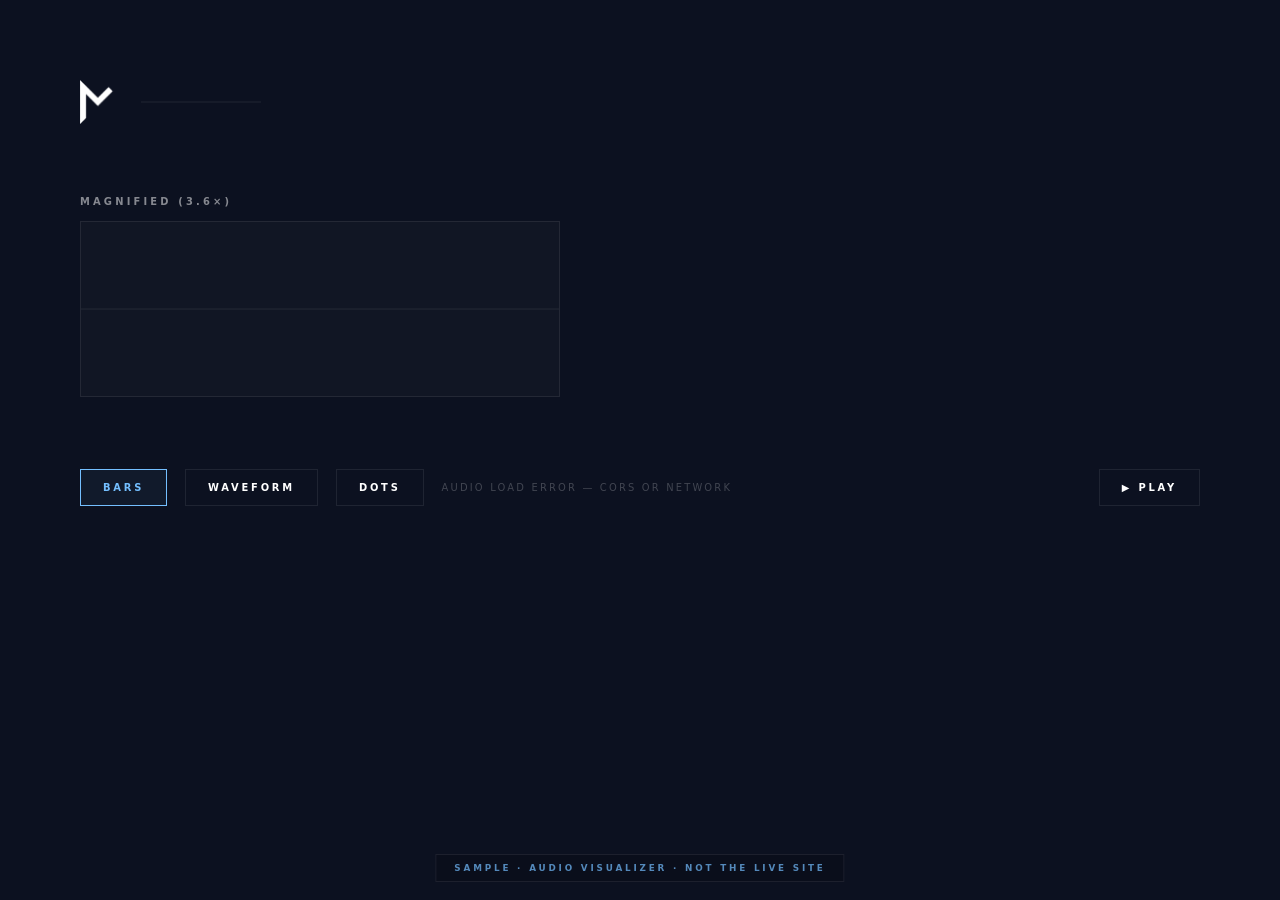
<file: audio-viz-sample.html>
<!DOCTYPE html>
<!--
  ┌──────────────────────────────────────────────────────────────────┐
  │ SAMPLE FILE — NOT THE LIVE SITE                                  │
  │                                                                  │
  │ Tries three visualizer styles next to the white logo at          │
  │ logo-scale (≈44px tall), with a magnified preview so the         │
  │ details are inspectable. Switch with the buttons.                │
  │                                                                  │
  │ Audio = warmup-01 from R2. Web Audio AnalyserNode taps the       │
  │ <audio> element's stream; `crossOrigin="anonymous"` on the       │
  │ tag is required so the analyser can actually read samples.       │
  └──────────────────────────────────────────────────────────────────┘
-->
<html lang="en">
<head>
  <meta charset="utf-8">
  <meta name="viewport" content="width=device-width, initial-scale=1">
  <title>MAISARA — Audio Visualizer Sample</title>
  <style>
    *, *::before, *::after { margin: 0; padding: 0; box-sizing: border-box; }

    :root {
      --bg: #0a0e1a;
      --bg-alt: #0c1120;
      --accent: #74BFFF;
      --text: #ffffff;
      --text-muted: rgba(255,255,255,0.5);
      --text-subtle: rgba(255,255,255,0.22);
      --border: rgba(255,255,255,0.08);
    }

    html, body {
      width: 100vw;
      min-height: 100vh;
      background: var(--bg-alt);
      color: var(--text);
      font-family: 'DM Sans', system-ui, sans-serif;
    }

    body {
      display: flex;
      flex-direction: column;
      gap: 72px;
      padding: 80px;
    }

    .sample-marker {
      position: fixed;
      bottom: 18px;
      left: 50%;
      transform: translateX(-50%);
      font-size: 0.55rem;
      font-weight: 600;
      letter-spacing: 0.32em;
      text-transform: uppercase;
      color: rgba(116,191,255,0.7);
      background: rgba(10,14,26,0.7);
      padding: 8px 18px;
      border: 1px solid var(--border);
    }

    /* ── Live-scale row: logo + viz at the size they'd appear in the header ── */
    .header-row {
      display: flex;
      align-items: center;
      gap: 24px;
    }

    .header-row img {
      height: 44px;
      width: auto;
      display: block;
    }

    .live-canvas {
      width: 120px;
      height: 44px;
      display: block;
    }

    /* ── Magnified preview so you can actually see the pattern ── */
    .preview-wrap {
      display: flex;
      flex-direction: column;
      gap: 14px;
    }

    .preview-label {
      font-size: 0.62rem;
      font-weight: 600;
      letter-spacing: 0.32em;
      text-transform: uppercase;
      color: var(--text-muted);
    }

    .preview-canvas {
      width: 480px;
      height: 176px;
      display: block;
      background: rgba(255,255,255,0.02);
      border: 1px solid var(--border);
    }

    /* ── Controls ── */
    .controls {
      display: flex;
      align-items: center;
      gap: 18px;
    }

    .mode-btn,
    .play-btn {
      font-family: inherit;
      font-size: 0.62rem;
      font-weight: 600;
      letter-spacing: 0.28em;
      text-transform: uppercase;
      color: var(--text);
      background: none;
      border: 1px solid var(--border);
      padding: 12px 22px;
      cursor: pointer;
      transition: border-color 250ms, color 250ms, background 250ms;
    }

    .mode-btn:hover,
    .play-btn:hover {
      border-color: var(--accent);
      color: var(--accent);
    }

    .mode-btn.active {
      border-color: var(--accent);
      color: var(--accent);
      background: rgba(116,191,255,0.05);
    }

    .play-btn {
      margin-left: auto;
    }

    .status {
      font-size: 0.62rem;
      letter-spacing: 0.22em;
      text-transform: uppercase;
      color: var(--text-subtle);
    }
  </style>
</head>

<body>

  <div class="sample-marker">Sample · Audio visualizer · Not the live site</div>

  <!-- Header-scale preview: how it'd actually look next to the logo -->
  <div class="header-row">
    <img src="assets/logo-light.png" alt="MAISARA logo">
    <canvas class="live-canvas" id="liveCanvas" width="240" height="88"></canvas>
  </div>

  <!-- Magnified preview for detail -->
  <div class="preview-wrap">
    <span class="preview-label">Magnified (3.6×)</span>
    <canvas class="preview-canvas" id="previewCanvas" width="960" height="352"></canvas>
  </div>

  <!-- Controls: mode switcher + play -->
  <div class="controls">
    <button class="mode-btn active" data-mode="bars">Bars</button>
    <button class="mode-btn"        data-mode="waveform">Waveform</button>
    <button class="mode-btn"        data-mode="dots">Dots</button>
    <span class="status" id="status">Click play, then switch modes while it runs</span>
    <button class="play-btn" id="playBtn">▶ Play</button>
  </div>

  <!-- crossOrigin so the AnalyserNode can read sample data from R2 -->
  <audio id="audio" crossorigin="anonymous"
         src="https://pub-c18c28ff9d714d3fb630c2546d440564.r2.dev/warmup-01.mp3"
         preload="auto"></audio>

  <script>
    const audio      = document.getElementById('audio');
    const liveCanvas = document.getElementById('liveCanvas');
    const prevCanvas = document.getElementById('previewCanvas');
    const liveCtx    = liveCanvas.getContext('2d');
    const prevCtx    = prevCanvas.getContext('2d');
    const playBtn    = document.getElementById('playBtn');
    const status     = document.getElementById('status');
    const modeBtns   = document.querySelectorAll('.mode-btn');

    let mode      = 'bars';
    let audioCtx  = null;
    let analyser  = null;
    let source    = null;
    let freqData  = null;
    let waveData  = null;

    function setupAudioGraph() {
      audioCtx = new (window.AudioContext || window.webkitAudioContext)();
      analyser = audioCtx.createAnalyser();
      analyser.fftSize        = 256;   // 128 frequency bins; plenty for a small viz
      analyser.smoothingTimeConstant = 0.78;
      source   = audioCtx.createMediaElementSource(audio);
      source.connect(analyser);
      analyser.connect(audioCtx.destination);
      freqData = new Uint8Array(analyser.frequencyBinCount);
      waveData = new Uint8Array(analyser.frequencyBinCount);
    }

    /* ── Drawers ── */
    function drawBars(ctx, w, h) {
      analyser.getByteFrequencyData(freqData);
      // Use the lower 2/3 of bins — the very top frequencies are usually quiet/noise.
      const usable  = Math.floor(freqData.length * 0.66);
      const barCount = 12;
      const binsPerBar = Math.max(1, Math.floor(usable / barCount));
      // Skip the lowest band — sub-bass + DC offset stays pinned high and reads
      // as static rather than rhythm, so the first visible bar starts one band up.
      const startOffset = binsPerBar;
      // Larger gap ratio + slimmer bars = airier, more refined visual.
      const gap      = w * 0.055;
      const barW     = (w - gap * (barCount - 1)) / barCount;

      ctx.fillStyle = 'rgba(255,255,255,0.62)';
      for (let i = 0; i < barCount; i++) {
        let sum = 0;
        for (let j = 0; j < binsPerBar; j++) sum += freqData[startOffset + i * binsPerBar + j];
        const avg = sum / binsPerBar;
        const barH = Math.max(barW, (avg / 255) * h); // min height = barW so the pill stays a pill
        const x = i * (barW + gap);
        const y = h - barH;
        const r = barW / 2; // pill ends; canvas clamps radius internally if barH < barW
        ctx.beginPath();
        ctx.roundRect(x, y, barW, barH, r);
        ctx.fill();
      }
    }

    function drawWaveform(ctx, w, h) {
      analyser.getByteTimeDomainData(waveData);
      ctx.lineWidth   = Math.max(1, h * 0.018);
      ctx.strokeStyle = 'rgba(255,255,255,0.7)';
      ctx.lineJoin    = 'round';
      ctx.lineCap     = 'round';
      ctx.beginPath();
      const step = w / waveData.length;
      for (let i = 0; i < waveData.length; i++) {
        const v = waveData[i] / 128.0;   // 0-2, centered on 1
        const y = (v * h) / 2;
        const x = i * step;
        if (i === 0) ctx.moveTo(x, y);
        else         ctx.lineTo(x, y);
      }
      ctx.stroke();
    }

    function drawDots(ctx, w, h) {
      analyser.getByteFrequencyData(freqData);
      const usable     = Math.floor(freqData.length * 0.66);
      const cols       = 14;
      const rows       = 5;
      const binsPerCol = Math.max(1, Math.floor(usable / cols));
      const colW       = w / cols;
      const rowH       = h / rows;
      const dotR       = Math.min(colW, rowH) * 0.18;

      for (let c = 0; c < cols; c++) {
        let sum = 0;
        for (let j = 0; j < binsPerCol; j++) sum += freqData[c * binsPerCol + j];
        const avg = sum / binsPerCol;
        // map intensity → how many rows from the bottom light up
        const activeRows = Math.max(1, Math.round((avg / 255) * rows));
        for (let r = 0; r < rows; r++) {
          const lit = r < activeRows;
          const x = c * colW + colW / 2;
          const y = h - (r + 0.5) * rowH;
          ctx.fillStyle = lit ? 'rgba(255,255,255,0.7)' : 'rgba(255,255,255,0.08)';
          ctx.beginPath();
          ctx.arc(x, y, dotR, 0, Math.PI * 2);
          ctx.fill();
        }
      }
    }

    /* ── Idle (paused) state: a single quiet center line ── */
    function drawIdle(ctx, w, h) {
      ctx.strokeStyle = 'rgba(255,255,255,0.18)';
      ctx.lineWidth = 1;
      ctx.beginPath();
      ctx.moveTo(0, h / 2);
      ctx.lineTo(w, h / 2);
      ctx.stroke();
    }

    function paint(ctx, w, h) {
      ctx.clearRect(0, 0, w, h);
      if (!analyser || audio.paused) return drawIdle(ctx, w, h);
      if      (mode === 'bars')     drawBars(ctx, w, h);
      else if (mode === 'waveform') drawWaveform(ctx, w, h);
      else                          drawDots(ctx, w, h);
    }

    function loop() {
      paint(liveCtx, liveCanvas.width, liveCanvas.height);
      paint(prevCtx, prevCanvas.width, prevCanvas.height);
      requestAnimationFrame(loop);
    }

    /* ── Wiring ── */
    playBtn.addEventListener('click', async () => {
      if (!audioCtx) setupAudioGraph();
      if (audioCtx.state === 'suspended') await audioCtx.resume();
      if (audio.paused) {
        try {
          await audio.play();
          playBtn.textContent = '⏸ Pause';
          status.textContent = 'Playing';
        } catch (err) {
          status.textContent = 'Play failed: ' + err.message;
        }
      } else {
        audio.pause();
        playBtn.textContent = '▶ Play';
        status.textContent = 'Paused';
      }
    });

    audio.addEventListener('ended', () => {
      playBtn.textContent = '▶ Play';
      status.textContent  = 'Ended';
    });

    audio.addEventListener('error', () => {
      status.textContent = 'Audio load error — CORS or network';
    });

    modeBtns.forEach(b => {
      b.addEventListener('click', () => {
        modeBtns.forEach(x => x.classList.remove('active'));
        b.classList.add('active');
        mode = b.dataset.mode;
      });
    });

    loop();
  </script>
</body>
</html>
</file>
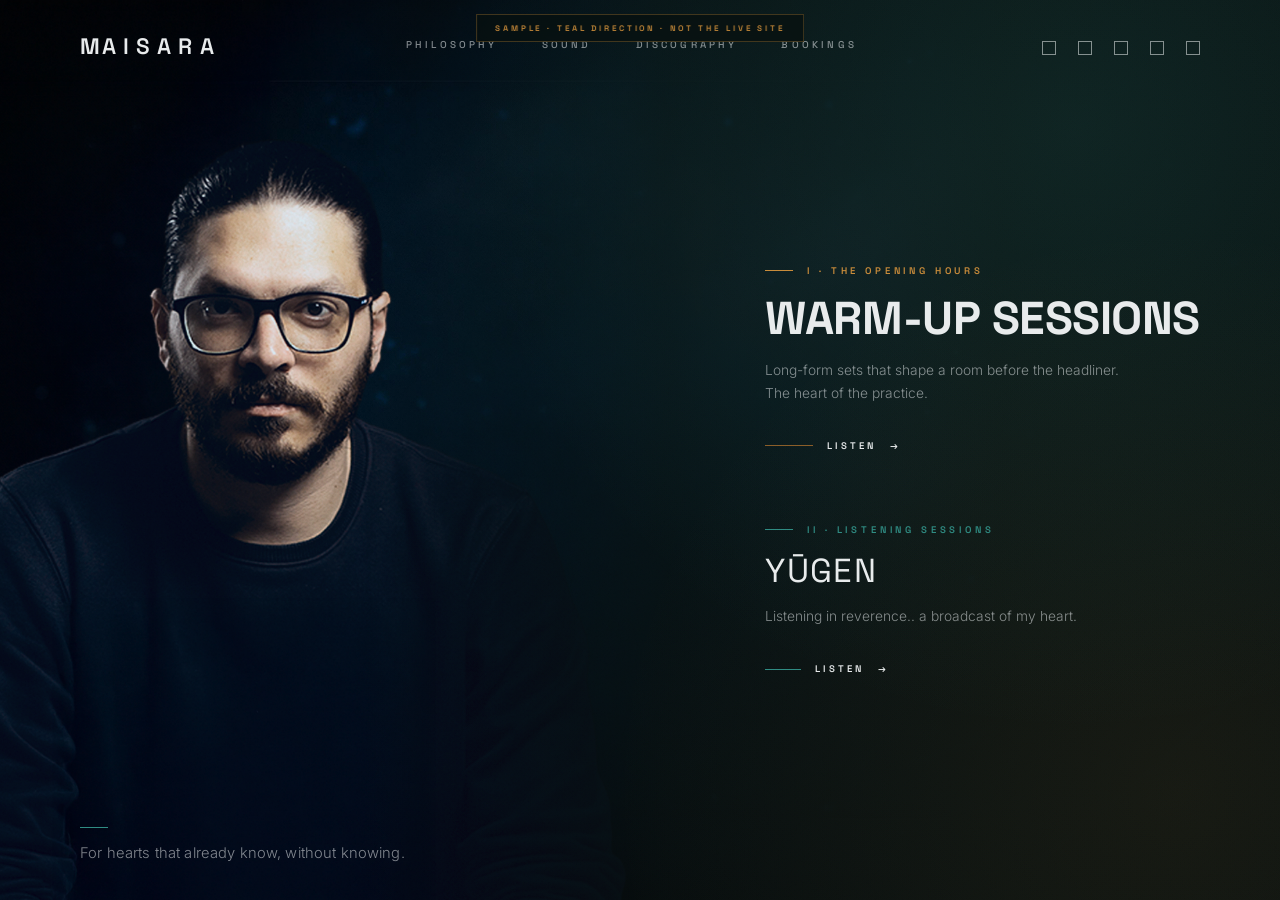
<file: hero-teal-sample.html>
<!DOCTYPE html>
<!--
  ┌──────────────────────────────────────────────────────────────────┐
  │ SAMPLE FILE — NOT THE LIVE SITE                                  │
  │                                                                  │
  │ Renders the hero in the teal / Blade Runner 2049 direction       │
  │ from the brand architecture work — so it can be visually         │
  │ compared against the live cool-blue + Cormorant aesthetic.       │
  │                                                                  │
  │ Palette and type are my interpretation of the brand brief:       │
  │   - angular teal on near-black                                   │
  │   - amber as warmth-counterpoint (BR2049 secondary)              │
  │   - Neue Machina substituted with Space Grotesk (free,           │
  │     similar geometric angularity); Inter for body                │
  │   - subtraction over addition                                    │
  │                                                                  │
  │ This is a directional mock, not pixel-faithful to the locked     │
  │ brand identity (no half-M monogram, no crossbar-less A's —       │
  │ those need the real custom logotype).                            │
  └──────────────────────────────────────────────────────────────────┘
-->
<html lang="en">
<head>
  <meta charset="utf-8">
  <meta name="viewport" content="width=device-width, initial-scale=1">
  <title>MAISARA — Teal Direction Sample</title>
  <link rel="preconnect" href="https://fonts.googleapis.com">
  <link rel="preconnect" href="https://fonts.gstatic.com" crossorigin>
  <link href="https://fonts.googleapis.com/css2?family=Space+Grotesk:wght@300;400;500;600;700&family=Inter:wght@300;400;500;600&display=swap" rel="stylesheet">

  <style>
    *, *::before, *::after { margin: 0; padding: 0; box-sizing: border-box; }

    :root {
      /* Teal direction palette — near-black with teal-warm undertone */
      --bg:           #08100f;
      --bg-alt:       #0a1413;
      --bg-deep:      #050a09;

      /* Primary teal accent — Blade Runner 2049 holographic */
      --teal:         #4ac7b8;
      --teal-dim:     #2f8b82;
      --teal-glow:    rgba(74,199,184,0.10);

      /* Secondary amber accent — BR2049 dust/warmth */
      --amber:        #c98b3a;
      --amber-dim:    #8a5d28;

      --text:         #e8ebec;
      --text-muted:   rgba(232,235,236,0.55);
      --text-subtle:  rgba(232,235,236,0.25);
      --border:       rgba(232,235,236,0.08);
    }

    html, body {
      width: 100vw;
      background: var(--bg);
      color: var(--text);
      font-family: 'Inter', sans-serif;
      overflow-x: hidden;
    }

    /* Grain — same logic as live site but warmer-tinged */
    body::after {
      content: '';
      position: fixed;
      inset: 0;
      background-image: url("data:image/svg+xml,%3Csvg xmlns='http://www.w3.org/2000/svg' width='300' height='300'%3E%3Cfilter id='n'%3E%3CfeTurbulence type='fractalNoise' baseFrequency='0.85' numOctaves='4' stitchTiles='stitch'/%3E%3C/filter%3E%3Crect width='300' height='300' filter='url(%23n)' opacity='1'/%3E%3C/svg%3E");
      opacity: 0.04;
      pointer-events: none;
      z-index: 9998;
      mix-blend-mode: overlay;
    }

    /* ════════════════════════════════
       HERO
    ════════════════════════════════ */
    .hero {
      width: 100vw;
      min-height: 100vh;
      position: relative;
      display: flex;
      flex-direction: column;
      overflow: hidden;
      background:
        radial-gradient(circle at 84% 14%, var(--teal-glow), transparent 46%),
        radial-gradient(circle at 92% 88%, rgba(201,139,58,0.08), transparent 40%),
        linear-gradient(to right, transparent 0%, transparent 28%, rgba(8,16,15,0.78) 52%, rgba(8,16,15,0.97) 78%),
        url('assets/hero-bg.png') center center / cover no-repeat;
    }

    /* ── Top header ── */
    .hero-header {
      position: relative;
      z-index: 10;
      display: flex;
      align-items: flex-end;
      justify-content: space-between;
      padding: 36px 80px 0;
      gap: 56px;
    }

    .hero-brand {
      font-family: 'Space Grotesk', sans-serif;
      font-weight: 600;
      font-size: 1.4rem;
      letter-spacing: 0.32em;
      color: var(--text);
      text-decoration: none;
      line-height: 1;
      padding-bottom: 2px;
      /* Slight angular weighting on first stroke (suggests asymmetric monogram) */
      text-indent: 0;
    }

    .hero-brand::first-letter {
      /* Subtly heavier first letter — directional toward the half-M monogram idea */
      font-weight: 700;
      letter-spacing: 0.08em;
    }

    .hero-nav {
      display: flex;
      gap: 44px;
      margin-bottom: 5px;
    }

    .hero-nav a {
      font-family: 'Space Grotesk', sans-serif;
      font-size: 0.62rem;
      font-weight: 500;
      letter-spacing: 0.32em;
      text-transform: uppercase;
      color: var(--text-muted);
      text-decoration: none;
      padding-bottom: 4px;
      position: relative;
      transition: color 250ms;
    }

    .hero-nav a::after {
      content: '';
      position: absolute;
      bottom: 0; left: 0;
      width: 0; height: 1px;
      background: var(--teal);
      transition: width 280ms ease;
    }

    .hero-nav a:hover { color: var(--text); }
    .hero-nav a:hover::after { width: 100%; }

    .hero-socials {
      display: flex;
      gap: 22px;
      align-items: center;
      margin-bottom: 5px;
    }

    .hero-socials .icon {
      width: 14px; height: 14px;
      border: 1px solid var(--text-muted);
      display: inline-block;
      transition: border-color 200ms, background 200ms;
      cursor: pointer;
    }

    .hero-socials .icon:hover {
      border-color: var(--teal);
      background: var(--teal-glow);
    }

    /* ── Hero body: 2-CTA stack right-aligned ── */
    .hero-body {
      position: relative;
      z-index: 10;
      flex: 1;
      display: flex;
      align-items: center;
      justify-content: flex-end;
      padding: 60px 80px 80px;
    }

    .hero-cta-stack {
      display: flex;
      flex-direction: column;
      gap: 72px;
      max-width: 460px;
    }

    .hero-cta {
      display: block;
      text-decoration: none;
      color: var(--text);
      position: relative;
    }

    .hero-cta-eyebrow {
      font-family: 'Space Grotesk', sans-serif;
      font-size: 0.6rem;
      font-weight: 600;
      letter-spacing: 0.4em;
      text-transform: uppercase;
      color: var(--amber);
      margin-bottom: 18px;
      display: flex;
      align-items: center;
      gap: 14px;
    }

    .hero-cta-eyebrow::before {
      content: '';
      width: 28px; height: 1px;
      background: var(--amber);
      flex-shrink: 0;
    }

    .hero-cta--listening .hero-cta-eyebrow {
      color: var(--teal-dim);
    }
    .hero-cta--listening .hero-cta-eyebrow::before {
      background: var(--teal-dim);
    }

    .hero-cta-title {
      font-family: 'Space Grotesk', sans-serif;
      font-weight: 500;
      line-height: 1;
      letter-spacing: 0;
      margin-bottom: 18px;
      transition: color 350ms;
      text-transform: uppercase;
    }

    .hero-cta--listening .hero-cta-title { font-size: clamp(1.8rem, 2.6vw, 2.4rem); font-weight: 400; letter-spacing: 0.04em; }
    .hero-cta--warmup    .hero-cta-title { font-size: clamp(2.4rem, 3.6vw, 3.4rem); font-weight: 700; letter-spacing: -0.01em; }

    .hero-cta-body {
      font-family: 'Inter', sans-serif;
      font-size: 0.86rem;
      font-weight: 300;
      line-height: 1.65;
      color: var(--text-muted);
      margin-bottom: 26px;
      max-width: 380px;
    }

    .hero-cta-link {
      display: inline-flex;
      align-items: center;
      gap: 14px;
      font-family: 'Space Grotesk', sans-serif;
      font-size: 0.6rem;
      font-weight: 600;
      letter-spacing: 0.32em;
      text-transform: uppercase;
      color: var(--text);
      transition: color 280ms;
    }

    .hero-cta-link::before {
      content: '';
      display: block;
      width: 36px; height: 1px;
      background: rgba(232,235,236,0.4);
      transition: width 380ms ease, background 280ms;
    }

    .hero-cta--warmup .hero-cta-link::before {
      width: 48px;
      background: var(--amber-dim);
    }
    .hero-cta--listening .hero-cta-link::before {
      background: var(--teal-dim);
    }

    .hero-cta:hover .hero-cta-title { color: var(--teal); }
    .hero-cta--warmup:hover .hero-cta-title { color: var(--amber); }
    .hero-cta:hover .hero-cta-link  { color: var(--teal); }
    .hero-cta--warmup:hover .hero-cta-link { color: var(--amber); }
    .hero-cta:hover .hero-cta-link::before {
      width: 64px;
      background: var(--teal);
    }
    .hero-cta--warmup:hover .hero-cta-link::before {
      width: 76px;
      background: var(--amber);
    }

    /* ── Tagline ── */
    .hero-tagline {
      position: absolute;
      bottom: 36px;
      left: 80px;
      z-index: 10;
      max-width: 380px;
      font-family: 'Inter', sans-serif;
      font-weight: 300;
      font-size: 0.92rem;
      line-height: 1.5;
      letter-spacing: 0.01em;
      color: rgba(232,235,236,0.55);
    }

    .hero-tagline::before {
      content: '';
      display: block;
      width: 28px; height: 1px;
      background: var(--teal-dim);
      margin-bottom: 14px;
    }

    /* ── Comparison marker (sample-only, not real UI) ── */
    .sample-marker {
      position: fixed;
      top: 14px;
      left: 50%;
      transform: translateX(-50%);
      z-index: 9999;
      font-family: 'Space Grotesk', sans-serif;
      font-size: 0.5rem;
      font-weight: 600;
      letter-spacing: 0.36em;
      text-transform: uppercase;
      color: var(--amber);
      background: rgba(8,16,15,0.7);
      backdrop-filter: blur(12px);
      padding: 8px 18px;
      border: 1px solid rgba(201,139,58,0.3);
      pointer-events: none;
    }
  </style>
</head>

<body>

  <div class="sample-marker">Sample · Teal direction · Not the live site</div>

  <div class="hero">

    <!-- Top header -->
    <header class="hero-header">
      <a class="hero-brand" href="#">MAISARA</a>

      <nav class="hero-nav">
        <a href="#">Philosophy</a>
        <a href="#">Sound</a>
        <a href="#">Discography</a>
        <a href="#">Bookings</a>
      </nav>

      <div class="hero-socials">
        <span class="icon" aria-label="Instagram"></span>
        <span class="icon" aria-label="SoundCloud"></span>
        <span class="icon" aria-label="YouTube"></span>
        <span class="icon" aria-label="Spotify"></span>
        <span class="icon" aria-label="Beatport"></span>
      </div>
    </header>

    <!-- Two CTAs -->
    <div class="hero-body">
      <div class="hero-cta-stack">

        <a class="hero-cta hero-cta--warmup" href="#">
          <div class="hero-cta-eyebrow">I · The opening hours</div>
          <h2 class="hero-cta-title">Warm-up Sessions</h2>
          <p class="hero-cta-body">Long-form sets that shape a room before the headliner. The heart of the practice.</p>
          <span class="hero-cta-link">Listen <span aria-hidden="true">→</span></span>
        </a>

        <a class="hero-cta hero-cta--listening" href="#">
          <div class="hero-cta-eyebrow">II · Listening Sessions</div>
          <h2 class="hero-cta-title">Yūgen</h2>
          <p class="hero-cta-body">Listening in reverence.. a broadcast of my heart.</p>
          <span class="hero-cta-link">Listen <span aria-hidden="true">→</span></span>
        </a>

      </div>
    </div>

    <!-- Tagline -->
    <p class="hero-tagline">For hearts that already know, without knowing.</p>

  </div>

</body>
</html>
</file>
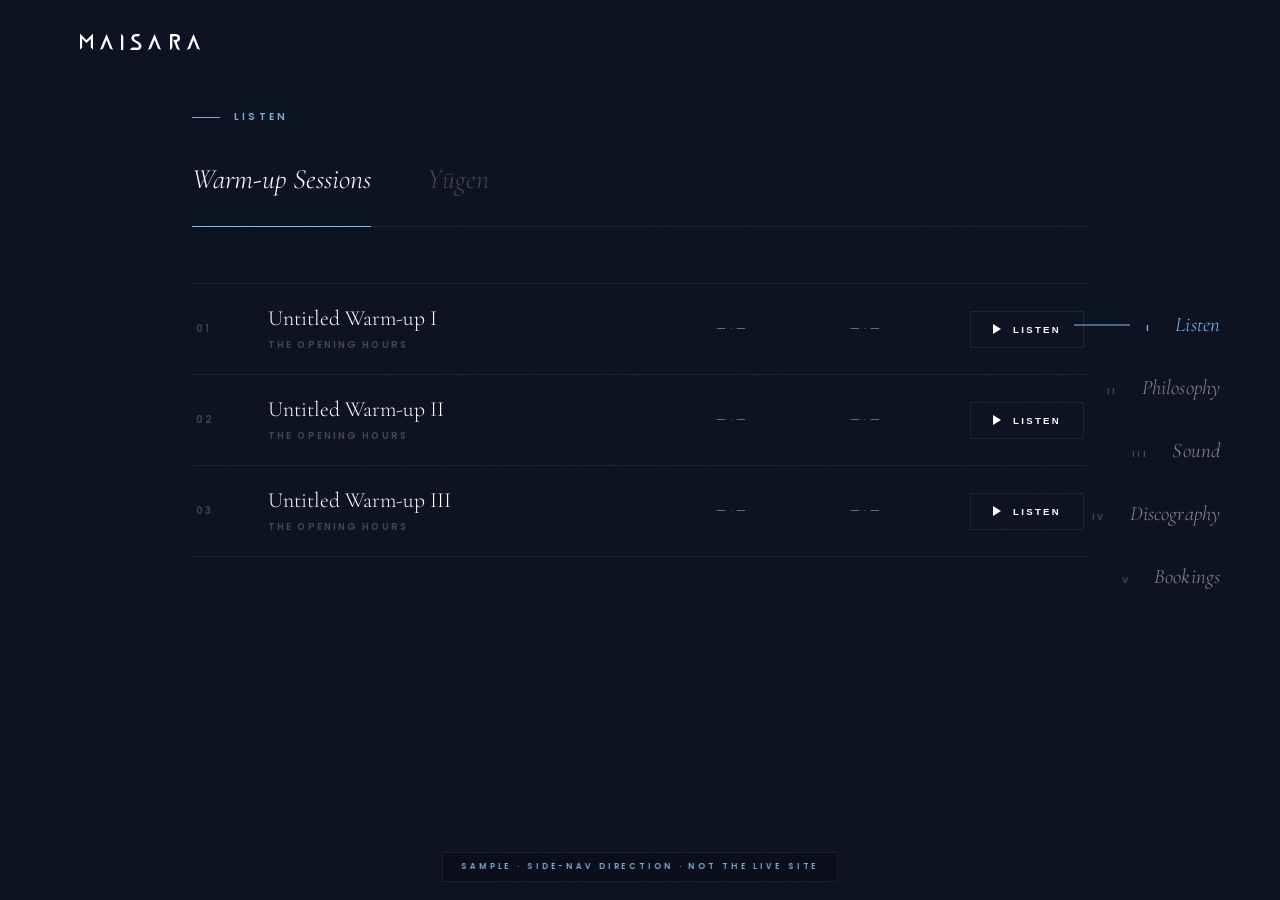
<file: side-nav-sample.html>
<!DOCTYPE html>
<!--
  ┌──────────────────────────────────────────────────────────────────┐
  │ SAMPLE FILE — NOT THE LIVE SITE                                  │
  │                                                                  │
  │ Shows the proposed "side-nav-when-not-on-hero" treatment.        │
  │ Renders the Listen section as it would look with a vertical      │
  │ right-side rail replacing the current sticky top bar.            │
  │                                                                  │
  │ Brand floats top-left as a fixed anchor (clickable → back to     │
  │ hero on the real site).                                          │
  │                                                                  │
  │ Active item: accent text + 1px vertical accent bar on its left   │
  │ edge (the rotated cousin of the hero-nav's underline-on-hover).  │
  └──────────────────────────────────────────────────────────────────┘
-->
<html lang="en">
<head>
  <meta charset="utf-8">
  <meta name="viewport" content="width=device-width, initial-scale=1">
  <title>MAISARA — Side Nav Direction Sample</title>
  <link rel="preconnect" href="https://fonts.googleapis.com">
  <link rel="preconnect" href="https://fonts.gstatic.com" crossorigin>
  <link href="https://fonts.googleapis.com/css2?family=Poppins:wght@300;400;600;700&family=Cormorant+Garamond:ital,wght@0,300;0,400;0,600;1,300;1,400&display=swap" rel="stylesheet">

  <style>
    @font-face {
      font-family: 'Maisara Signature';
      src: url('assets/fonts/maisara.ttf') format('truetype');
      font-weight: 400;
      font-style: normal;
      font-display: swap;
    }

    *, *::before, *::after { margin: 0; padding: 0; box-sizing: border-box; }

    :root {
      --bg:           #0a0e1a;
      --bg-alt:       #0c1120;
      --accent:       #74BFFF;
      --accent-dim:   #77b0d1;
      --text:         #ffffff;
      --text-muted:   rgba(255,255,255,0.5);
      --text-subtle:  rgba(255,255,255,0.22);
      --border:       rgba(255,255,255,0.07);
    }

    html, body {
      width: 100vw;
      background: var(--bg-alt);
      color: var(--text);
      font-family: 'Poppins', sans-serif;
      overflow-x: hidden;
    }

    body::after {
      content: '';
      position: fixed;
      inset: 0;
      background-image: url("data:image/svg+xml,%3Csvg xmlns='http://www.w3.org/2000/svg' width='300' height='300'%3E%3Cfilter id='n'%3E%3CfeTurbulence type='fractalNoise' baseFrequency='0.8' numOctaves='4' stitchTiles='stitch'/%3E%3C/filter%3E%3Crect width='300' height='300' filter='url(%23n)' opacity='1'/%3E%3C/svg%3E");
      opacity: 0.028;
      pointer-events: none;
      z-index: 9998;
    }

    /* ════════════════════════════════
       FLOATING BRAND (always top-left)
    ════════════════════════════════ */
    .floating-brand {
      position: fixed;
      top: 32px;
      left: 80px;
      z-index: 1100;
      font-family: 'Maisara Signature', 'Cormorant Garamond', serif;
      font-size: 1.45rem;
      font-weight: 400;
      letter-spacing: 0.23em;
      color: var(--text);
      text-decoration: none;
      line-height: 1;
      cursor: pointer;
    }

    /* ════════════════════════════════
       SIDE NAV (right edge, vertically centered, chapter-marker style)
       Each item: tiny roman numeral + italic serif label.
       Active item: accent color + horizontal hairline extending leftward
       (drawing the eye from section content into the rail).
    ════════════════════════════════ */
    .side-nav {
      position: fixed;
      top: 50%;
      right: 60px;
      transform: translateY(-50%);
      z-index: 1100;
      display: flex;
      flex-direction: column;
      align-items: flex-end;
      gap: 38px;
    }

    .side-nav button {
      display: inline-grid;
      grid-template-columns: auto 24px auto;
      align-items: baseline;
      gap: 0;
      background: none;
      border: none;
      cursor: pointer;
      padding: 0;
      position: relative;
      transition: color 320ms;
    }

    .side-nav .numeral {
      font-family: 'Poppins', sans-serif;
      font-size: 0.55rem;
      font-weight: 600;
      letter-spacing: 0.3em;
      color: var(--text-subtle);
      text-transform: uppercase;
      justify-self: end;
      transition: color 320ms;
    }

    .side-nav .label {
      font-family: 'Cormorant Garamond', serif;
      font-style: italic;
      font-weight: 300;
      font-size: 1.3rem;
      letter-spacing: 0.005em;
      color: var(--text-muted);
      grid-column: 3;
      transition: color 320ms;
    }

    /* Hairline that extends leftward from the active item into the section content */
    .side-nav button::before {
      content: '';
      position: absolute;
      right: 100%;
      top: 50%;
      margin-right: 16px;
      width: 0; height: 1px;
      background: var(--accent);
      transition: width 380ms ease;
    }

    .side-nav button:hover .label    { color: var(--text); }
    .side-nav button:hover .numeral  { color: var(--accent-dim); }

    .side-nav button.active .label   { color: var(--accent); font-style: italic; }
    .side-nav button.active .numeral { color: var(--accent); }
    .side-nav button.active::before  { width: 56px; }

    /* ════════════════════════════════
       LISTEN SECTION (re-using live-site styles, slightly trimmed)
    ════════════════════════════════ */
    .section {
      width: 100%;
      min-height: 100vh;
      padding: 110px 15vw 110px;
      position: relative;
    }

    .listen-eyebrow {
      font-size: 0.62rem;
      font-weight: 600;
      letter-spacing: 0.32em;
      text-transform: uppercase;
      color: var(--accent-dim);
      display: flex;
      align-items: center;
      gap: 14px;
      margin-bottom: 38px;
    }

    .listen-eyebrow::before {
      content: '';
      width: 28px; height: 1px;
      background: var(--accent-dim);
    }

    .tabs {
      display: flex;
      gap: 56px;
      align-items: baseline;
      border-bottom: 1px solid var(--border);
      padding-bottom: 22px;
      margin-bottom: 56px;
    }

    .tab {
      font-family: 'Cormorant Garamond', serif;
      font-size: clamp(1.4rem, 2.2vw, 2rem);
      font-weight: 300;
      font-style: italic;
      color: var(--text-subtle);
      background: none;
      border: none;
      padding: 0 0 8px;
      cursor: pointer;
      position: relative;
      transition: color 320ms;
    }

    .tab::after {
      content: '';
      position: absolute;
      left: 0; right: 0;
      bottom: -23px;
      height: 1px;
      background: var(--accent);
      transform: scaleX(0);
      transform-origin: left;
      transition: transform 380ms ease;
    }

    .tab[aria-selected="true"] { color: var(--text); }
    .tab[aria-selected="true"]::after { transform: scaleX(1); }

    .track {
      display: grid;
      grid-template-columns: 48px 1fr 110px 80px 130px;
      align-items: center;
      column-gap: 24px;
      padding: 22px 4px;
      border-bottom: 1px solid var(--border);
      cursor: pointer;
      transition: background 300ms;
    }

    .track:first-child { border-top: 1px solid var(--border); }
    .track:hover { background: rgba(116,191,255,0.025); }

    .track-num {
      font-size: 0.6rem;
      font-weight: 600;
      letter-spacing: 0.22em;
      color: var(--text-subtle);
    }

    .track-title {
      font-family: 'Cormorant Garamond', serif;
      font-size: 1.35rem;
      font-weight: 300;
      color: var(--text);
      line-height: 1.2;
    }

    .track-sub {
      font-size: 0.6rem;
      font-weight: 600;
      letter-spacing: 0.22em;
      text-transform: uppercase;
      color: var(--text-subtle);
      display: block;
      margin-top: 6px;
    }

    .track-date,
    .track-duration {
      font-size: 0.72rem;
      font-weight: 300;
      color: var(--text-muted);
      letter-spacing: 0.05em;
    }

    .track-play {
      justify-self: end;
      display: inline-flex;
      align-items: center;
      gap: 12px;
      font-size: 0.6rem;
      font-weight: 600;
      letter-spacing: 0.24em;
      text-transform: uppercase;
      color: var(--text);
      background: none;
      border: 1px solid var(--border);
      padding: 12px 22px;
      cursor: pointer;
      transition: border-color 250ms, color 250ms, background 250ms;
    }

    .track-play:hover {
      border-color: var(--accent);
      color: var(--accent);
      background: rgba(116,191,255,0.05);
    }

    .track-play .glyph {
      display: inline-block;
      width: 0; height: 0;
      border-style: solid;
      border-width: 5px 0 5px 8px;
      border-color: transparent transparent transparent currentColor;
    }

    /* ════════════════════════════════
       SAMPLE MARKER
    ════════════════════════════════ */
    .sample-marker {
      position: fixed;
      bottom: 18px;
      left: 50%;
      transform: translateX(-50%);
      z-index: 9999;
      font-size: 0.5rem;
      font-weight: 600;
      letter-spacing: 0.36em;
      text-transform: uppercase;
      color: var(--accent-dim);
      background: rgba(10,14,26,0.7);
      backdrop-filter: blur(12px);
      padding: 8px 18px;
      border: 1px solid var(--border);
      pointer-events: none;
    }
  </style>
</head>

<body>

  <div class="sample-marker">Sample · Side-nav direction · Not the live site</div>

  <a class="floating-brand" href="#">MAISARA</a>

  <nav class="side-nav">
    <button class="active">
      <span class="numeral">I</span>
      <span class="label">Listen</span>
    </button>
    <button>
      <span class="numeral">II</span>
      <span class="label">Philosophy</span>
    </button>
    <button>
      <span class="numeral">III</span>
      <span class="label">Sound</span>
    </button>
    <button>
      <span class="numeral">IV</span>
      <span class="label">Discography</span>
    </button>
    <button>
      <span class="numeral">V</span>
      <span class="label">Bookings</span>
    </button>
  </nav>

  <section class="section" id="listen">
    <div class="listen-eyebrow">Listen</div>

    <div class="tabs" role="tablist">
      <button class="tab" aria-selected="true">Warm-up Sessions</button>
      <button class="tab" aria-selected="false">Yūgen</button>
    </div>

    <div class="track-list">
      <div class="track">
        <span class="track-num">01</span>
        <div>
          <span class="track-title">Untitled Warm-up I</span>
          <span class="track-sub">The Opening Hours</span>
        </div>
        <span class="track-date">— · —</span>
        <span class="track-duration">— · —</span>
        <button class="track-play">
          <span class="glyph"></span>
          <span>Listen</span>
        </button>
      </div>

      <div class="track">
        <span class="track-num">02</span>
        <div>
          <span class="track-title">Untitled Warm-up II</span>
          <span class="track-sub">The Opening Hours</span>
        </div>
        <span class="track-date">— · —</span>
        <span class="track-duration">— · —</span>
        <button class="track-play">
          <span class="glyph"></span>
          <span>Listen</span>
        </button>
      </div>

      <div class="track">
        <span class="track-num">03</span>
        <div>
          <span class="track-title">Untitled Warm-up III</span>
          <span class="track-sub">The Opening Hours</span>
        </div>
        <span class="track-date">— · —</span>
        <span class="track-duration">— · —</span>
        <button class="track-play">
          <span class="glyph"></span>
          <span>Listen</span>
        </button>
      </div>
    </div>
  </section>

</body>
</html>
</file>
